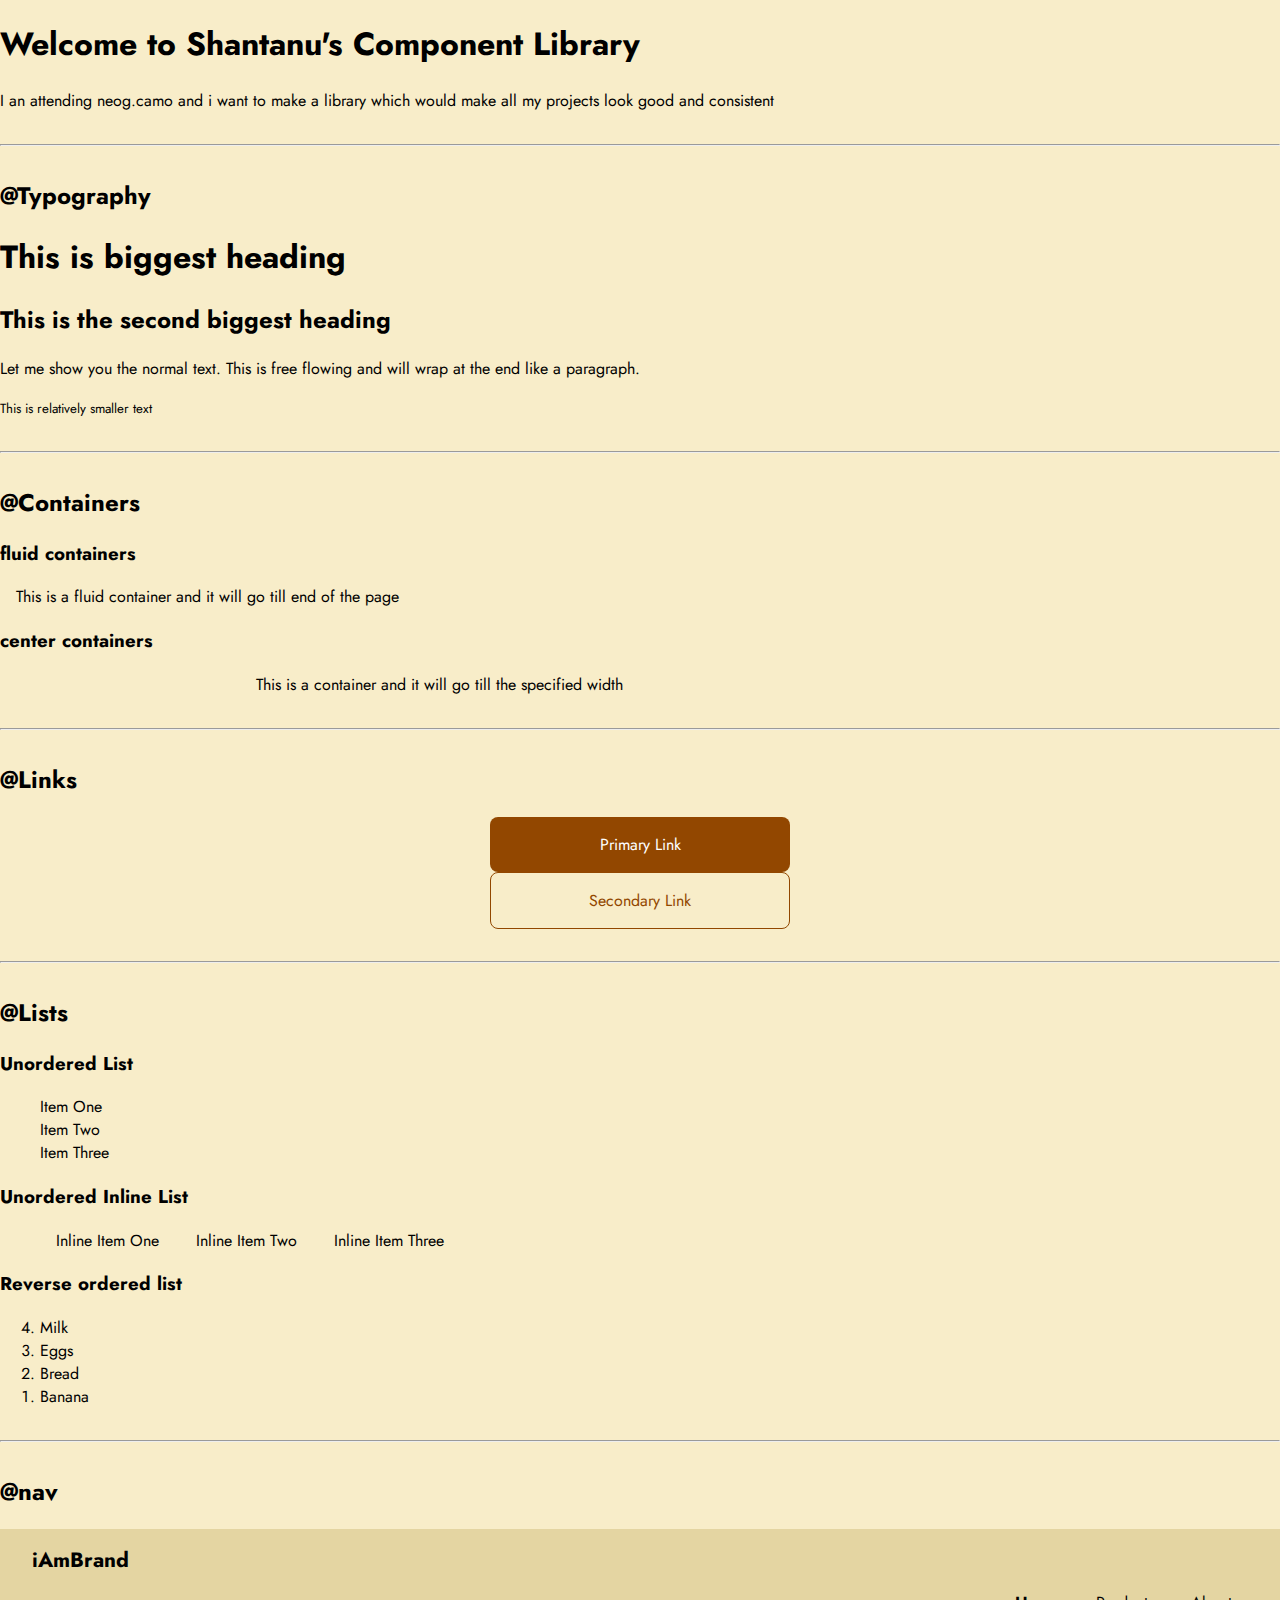
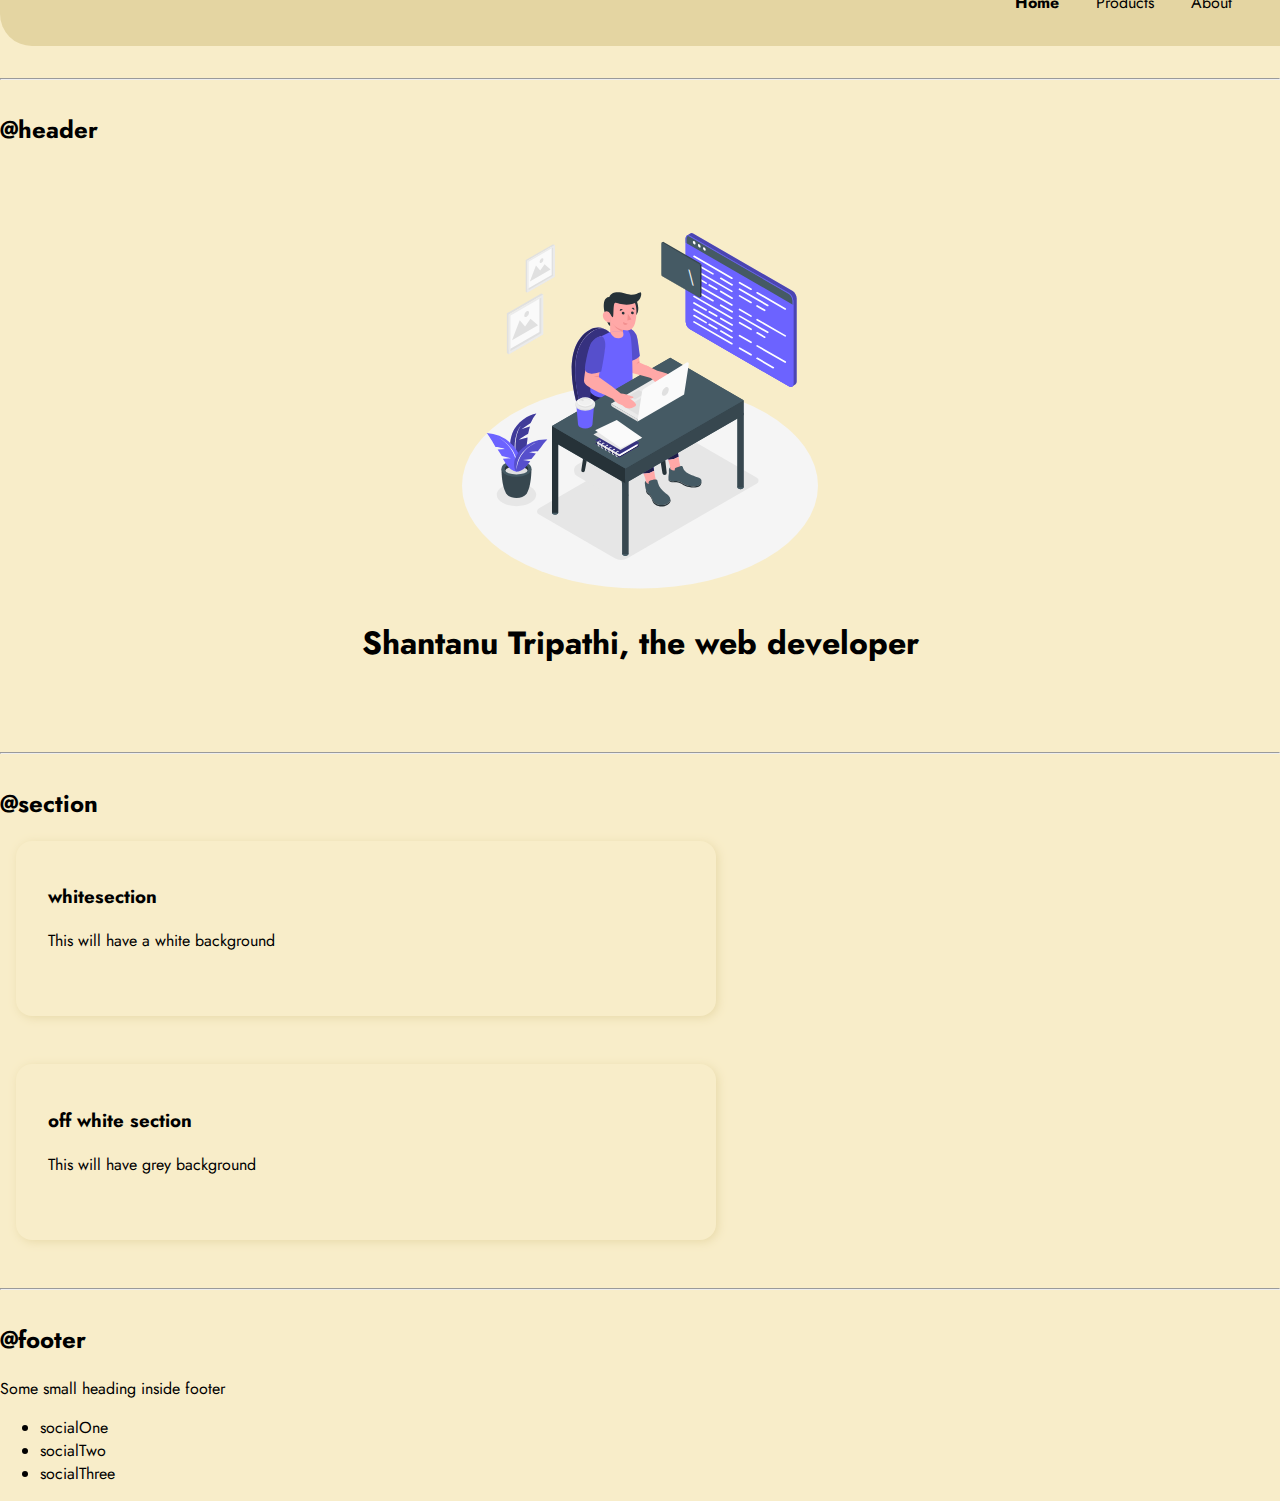
<file: index.html>
<!DOCTYPE html>
<html lang="en">
<head>
    <meta charset="UTF-8">
    <meta http-equiv="X-UA-Compatible" content="IE=edge">
    <meta name="viewport" content="width=device-width, initial-scale=1.0">
    <link rel="stylesheet" href="styles.css">
    <title>Component Library</title>
</head>
<body>
    <h1>Welcome to Shantanu's Component Library</h1>
    <p>I an attending neog.camo and i want to make a library which would make all my projects look good and consistent</p>

    <hr>

    <h2>@Typography</h2>
    
    <h1>This is biggest heading</h1>
    <h2>This is the second biggest heading</h2>
    <p>Let me show you the normal text. This is free flowing and will wrap at the end like a paragraph.</p>
    <small>This is relatively smaller text</small>

    <hr>

    <h2>@Containers</h2>

    <h3>fluid containers</h3>
    <div class="container"> This is a fluid container and it will go till end of the page</div>

    <h3>center containers</h3>
    <div class="container container-center"> This is a container and it will go till the specified width</div>

    <hr>

    <h2>@Links</h2>
    <a class="link link-primary" href="/">Primary Link</a>
    <a class="link link-secondary" href="/">Secondary Link</a>

    <hr>

    <h2>@Lists</h2>
    <h3>Unordered List</h3>
        <ul class="list-non-bullet">
            <li>Item One</li>
            <li>Item Two</li>
            <li>Item Three</li>
        </ul>

    <h3>Unordered Inline List</h3>
        <ul class="list-non-bullet">
            <li class="list-item-inline">Inline Item One</li>
            <li class="list-item-inline">Inline Item Two</li>
            <li class="list-item-inline">Inline Item Three</li>
        </ul>

    <h3>Reverse ordered list</h3>
        <ol reversed>
            <li>Milk</l>
            <li>Eggs</li>
            <li>Bread</li>
            <li>Banana</li>
        </ol>

    <hr>

    <h2>@nav</h2>
    <nav class="navigation">
            <div class="nav-brand">iAmBrand</div>
            <ul class="list-non-bullet">
                <li class="list-item-inline"><a class="link link-active" href="/">Home</a></li>
                <li class="list-item-inline"><a class="link" href="/">Products</a></li>
                <li class="list-item-inline"><a class="link" href="/">About</a></li>
            </ul>
    </nav>

    <hr>

    <h2>@header</h2>

    <header class="hero">
        <img class="hero-img" src="img/Code typing-amico.svg" alt="" srcset="">
        <h1 class="hero-heading">Shantanu Tripathi, the <span class="heading-inverted"> web developer </span></h1>    
    </header>

    <hr>
    <h2>@section</h2>
    <section>
        <h3>whitesection</h3>
        <p>This will have a white background</p>
    </section>
    <section>
        <h3>off white section</h3>
        <p>This will have grey background</p>
    </section>

    <hr>
    <h2>@footer</h2>
    <footer>
        <div>Some small heading inside footer</div>
        <ul>
            <li>socialOne</li>
            <li>socialTwo</li>
            <li>socialThree</li>
        </ul>
    </footer>
</body>
</html>
</file>
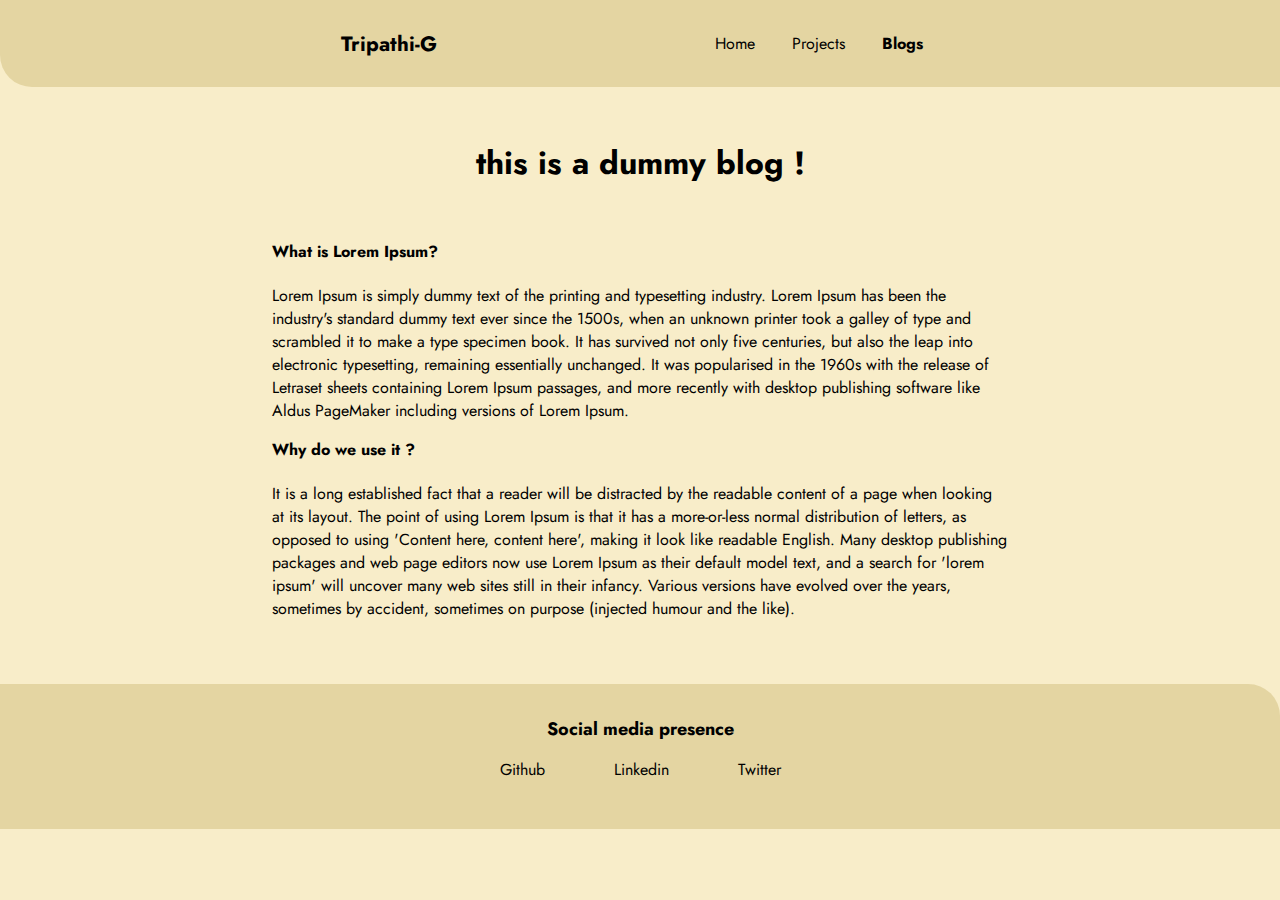
<file: dummy-blog-one.html>
<!DOCTYPE html>
<html lang="en">

<head>
    <meta charset="UTF-8">
    <meta http-equiv="X-UA-Compatible" content="IE=edge">
    <meta name="viewport" content="width=device-width, initial-scale=1.0">
    <link rel="stylesheet" href="/styles.css">
    <title>Blog One</title>
</head>

<body>
    <nav class="navigation">
        <div class="nav-center">
            <div class="nav-brand">Tripathi-G</div>
            <ul class="list-non-bullet">
                <li class="list-item-inline">
                    <a class="link" href="/">Home</a>
                </li>
                <li class="list-item-inline">
                    <a class="link" href="/projects.html">Projects</a>
                </li>
                <li class="list-item-inline">
                    <a class="link link-active" href="/blogs.html">Blogs</a>
                </li>
            </ul>
        </div>
    </nav>

    <header class="hero">
        <h1 class="hero-heading text-center">
            this is a dummy blog !
        </h1>
    </header>

    <article class="container-center">
        <h4>What is Lorem Ipsum?</h4>
        <p>
            Lorem Ipsum is simply dummy text of the printing and typesetting industry. Lorem Ipsum has been the
            industry's standard dummy text ever since the 1500s, when an unknown printer took a galley of type and
            scrambled it to make a type specimen book. It has survived not only five centuries, but also the leap into
            electronic typesetting, remaining essentially unchanged. It was popularised in the 1960s with the release of
            Letraset sheets containing Lorem Ipsum passages, and more recently with desktop publishing software like
            Aldus PageMaker including versions of Lorem Ipsum.
        </p>
        <h4>Why do we use it ?</h4>
        <p>It is a long established fact that a reader will be distracted by the readable content of a page when looking
            at its layout. The point of using Lorem Ipsum is that it has a more-or-less normal distribution of letters,
            as opposed to using 'Content here, content here', making it look like readable English. Many desktop
            publishing packages and web page editors now use Lorem Ipsum as their default model text, and a search for
            'lorem ipsum' will uncover many web sites still in their infancy. Various versions have evolved over the
            years, sometimes by accident, sometimes on purpose (injected humour and the like).</p>
    </article>

    
    <footer class="footer">
        <div class="footer-header">Social media presence</div>
        <ul class="social-links list-non-bullet">
            <li class="list-item-inline"> <a class="link" href="https://github.com/tripathi-g">Github</a></li>
            <li class="list-item-inline"> <a class="link"
                    href="https://www.linkedin.com/in/shantanu-tripathi-2b6ab51aa/">Linkedin</a></li>
            <li class="list-item-inline"> <a class="link" href="https://twitter.com/tripathi___g">Twitter</a></li>
        </ul>
    </footer>
</body>

</html>
</file>
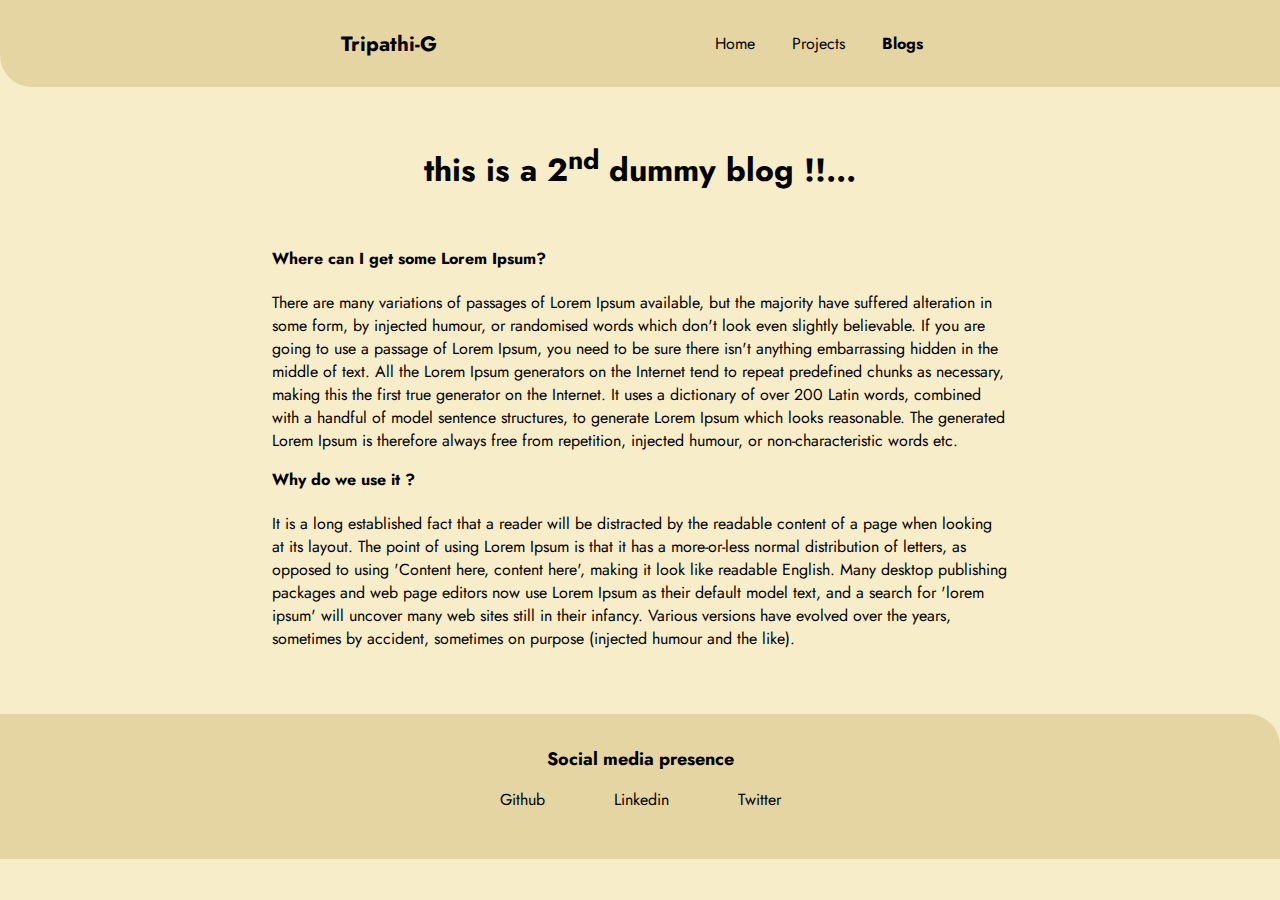
<file: dummy-blog-two.html>
<!DOCTYPE html>
<html lang="en">

<head>
    <meta charset="UTF-8">
    <meta http-equiv="X-UA-Compatible" content="IE=edge">
    <meta name="viewport" content="width=device-width, initial-scale=1.0">
    <link rel="stylesheet" href="/styles.css">
    <title>Blog Two</title>
</head>

<body>
    <nav class="navigation">
        <div class="nav-center">
            <div class="nav-brand">Tripathi-G</div>
            <ul class="list-non-bullet">
                <li class="list-item-inline">
                    <a class="link" href="/">Home</a>
                </li>
                <li class="list-item-inline">
                    <a class="link" href="/projects.html">Projects</a>
                </li>
                <li class="list-item-inline">
                    <a class="link link-active" href="/blogs.html">Blogs</a>
                </li>
            </ul>
        </div>
    </nav>

    <header class="hero">
        <h1 class="hero-heading text-center">
            this is a 2<sup>nd</sup> dummy blog !!...
        </h1>
    </header>

    <article class="container-center">
        <h4>Where can I get some Lorem Ipsum?</h4>
        <p>
            There are many variations of passages of Lorem Ipsum available, but the majority have suffered alteration in some form, by injected humour, or randomised words which don't look even slightly believable. If you are going to use a passage of Lorem Ipsum, you need to be sure there isn't anything embarrassing hidden in the middle of text. All the Lorem Ipsum generators on the Internet tend to repeat predefined chunks as necessary, making this the first true generator on the Internet. It uses a dictionary of over 200 Latin words, combined with a handful of model sentence structures, to generate Lorem Ipsum which looks reasonable. The generated Lorem Ipsum is therefore always free from repetition, injected humour, or non-characteristic words etc.
        </p>
        <h4>Why do we use it ?</h4>
        <p>It is a long established fact that a reader will be distracted by the readable content of a page when looking
            at its layout. The point of using Lorem Ipsum is that it has a more-or-less normal distribution of letters,
            as opposed to using 'Content here, content here', making it look like readable English. Many desktop
            publishing packages and web page editors now use Lorem Ipsum as their default model text, and a search for
            'lorem ipsum' will uncover many web sites still in their infancy. Various versions have evolved over the
            years, sometimes by accident, sometimes on purpose (injected humour and the like).</p>
    </article>

    
    <footer class="footer">
        <div class="footer-header">Social media presence</div>
        <ul class="social-links list-non-bullet">
            <li class="list-item-inline"> <a class="link" href="https://github.com/tripathi-g">Github</a></li>
            <li class="list-item-inline"> <a class="link"
                    href="https://www.linkedin.com/in/shantanu-tripathi-2b6ab51aa/">Linkedin</a></li>
            <li class="list-item-inline"> <a class="link" href="https://twitter.com/tripathi___g">Twitter</a></li>
        </ul>
    </footer>
</body>

</html>
</file>
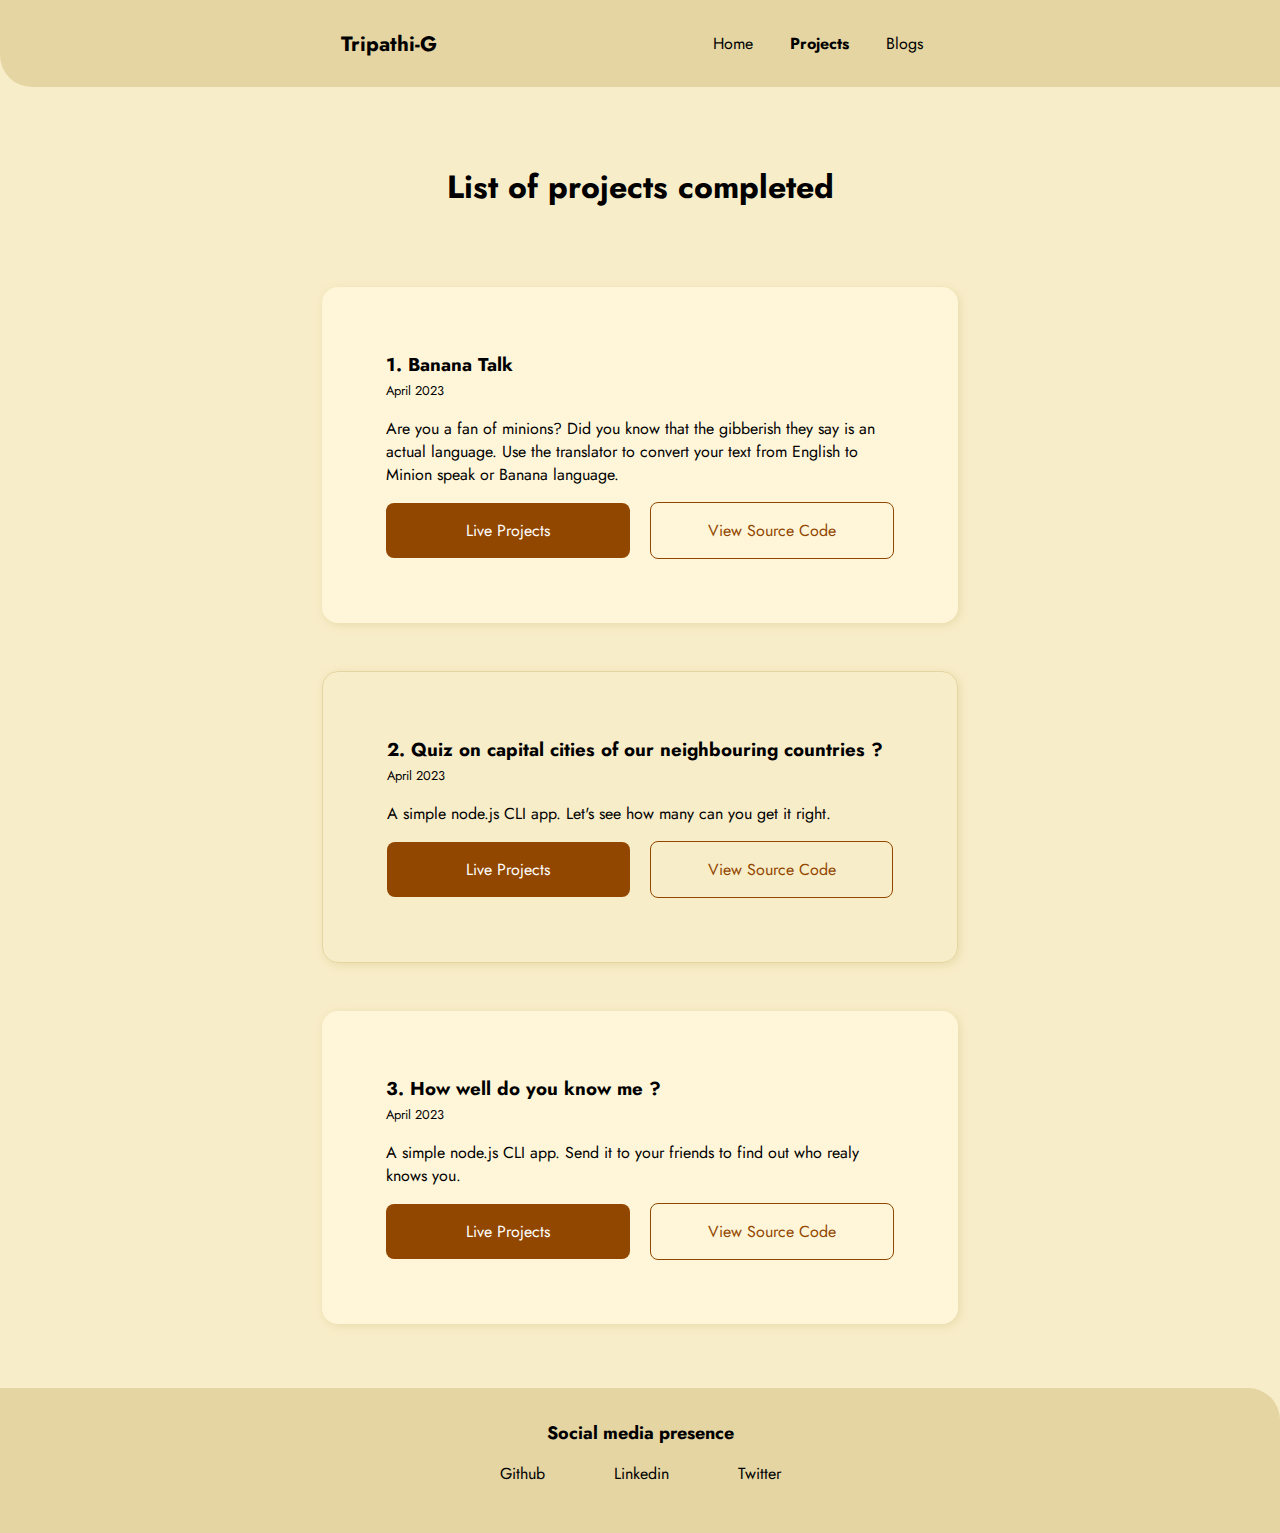
<file: projects.html>
<!DOCTYPE html>
<html lang="en">

<head>
    <meta charset="UTF-8">
    <meta http-equiv="X-UA-Compatible" content="IE=edge">
    <meta name="viewport" content="width=device-width, initial-scale=1.0">
    <title>Projects | Shantanu Tripathi</title>
    <link rel="stylesheet" href="/styles.css">
</head>

<body>
    <nav class="navigation">
        <div class="nav-center">
            <div class="nav-brand">Tripathi-G</div>
            <ul class="list-non-bullet">
                <li class="list-item-inline">
                    <a class="link" href="/">Home</a>
                </li>
                <li class="list-item-inline">
                    <a class="link link-active" href="/projects.html">Projects</a>
                </li>
                <li class="list-item-inline">
                    <a class="link" href="/blogs.html">Blogs</a>
                </li>
            </ul>
        </div>
    </nav>

    <header class="projects">
        <h1 class="text-center">
            List of projects completed
        </h1>
    </header>

    <section class="section-project">
        <ul class="project-list">

            <li class="list-item-project list-ow">
                <h3 class="project-name">1. Banana Talk </h3>
                <span class="project-date">April 2023</span>
                <p class="project-desc">Are you a fan of minions? Did you know that the gibberish they say is an actual language. Use the translator to convert your text from English to Minion speak or Banana language.</p>
                <div class="btn-group">
                    <a class="link link-primary" href="/">Live Projects</a>
                    <a class="link link-secondary" href="/">View Source Code</a>
                </div>
            </li>

            <li class="list-item-project list-br">
                <h3 class="project-name">2. Quiz on capital cities of our neighbouring countries ? </h3>
                <span class="project-date">April 2023</span>
                <p class="project-desc">A simple node.js CLI app. Let's see how many can you get it right. </p>
                <div class="btn-group">
                    <a class="link link-primary" href="/">Live Projects</a>
                    <a class="link link-secondary" href="/">View Source Code</a>
                </div>
            </li>

            <li class="list-item-project list-ow">
                <h3 class="project-name">3. How well do you know me ? </h3>
                <span class="project-date">April 2023</span>
                <p class="project-desc">A simple node.js CLI app. Send it to your friends to find out who realy knows you. </p>
                <div class="btn-group">
                    <a class="link link-primary" href="/">Live Projects</a>
                    <a class="link link-secondary" href="/">View Source Code</a>
                </div>
            </li>
        </ul>
    </section>

    <footer class="footer">
        <div class="footer-header">Social media presence</div>
        <ul class="social-links list-non-bullet">
            <li class="list-item-inline"> <a class="link" href="https://github.com/shantanu61000">Github</a></li>
            <li class="list-item-inline"> <a class="link"
                    href="https://www.linkedin.com/in/shantanu-tripathi-2b6ab51aa/">Linkedin</a></li>
            <li class="list-item-inline"> <a class="link" href="https://twitter.com/tripathi___g">Twitter</a></li>
        </ul>
    </footer>

</body>

</html>
</file>
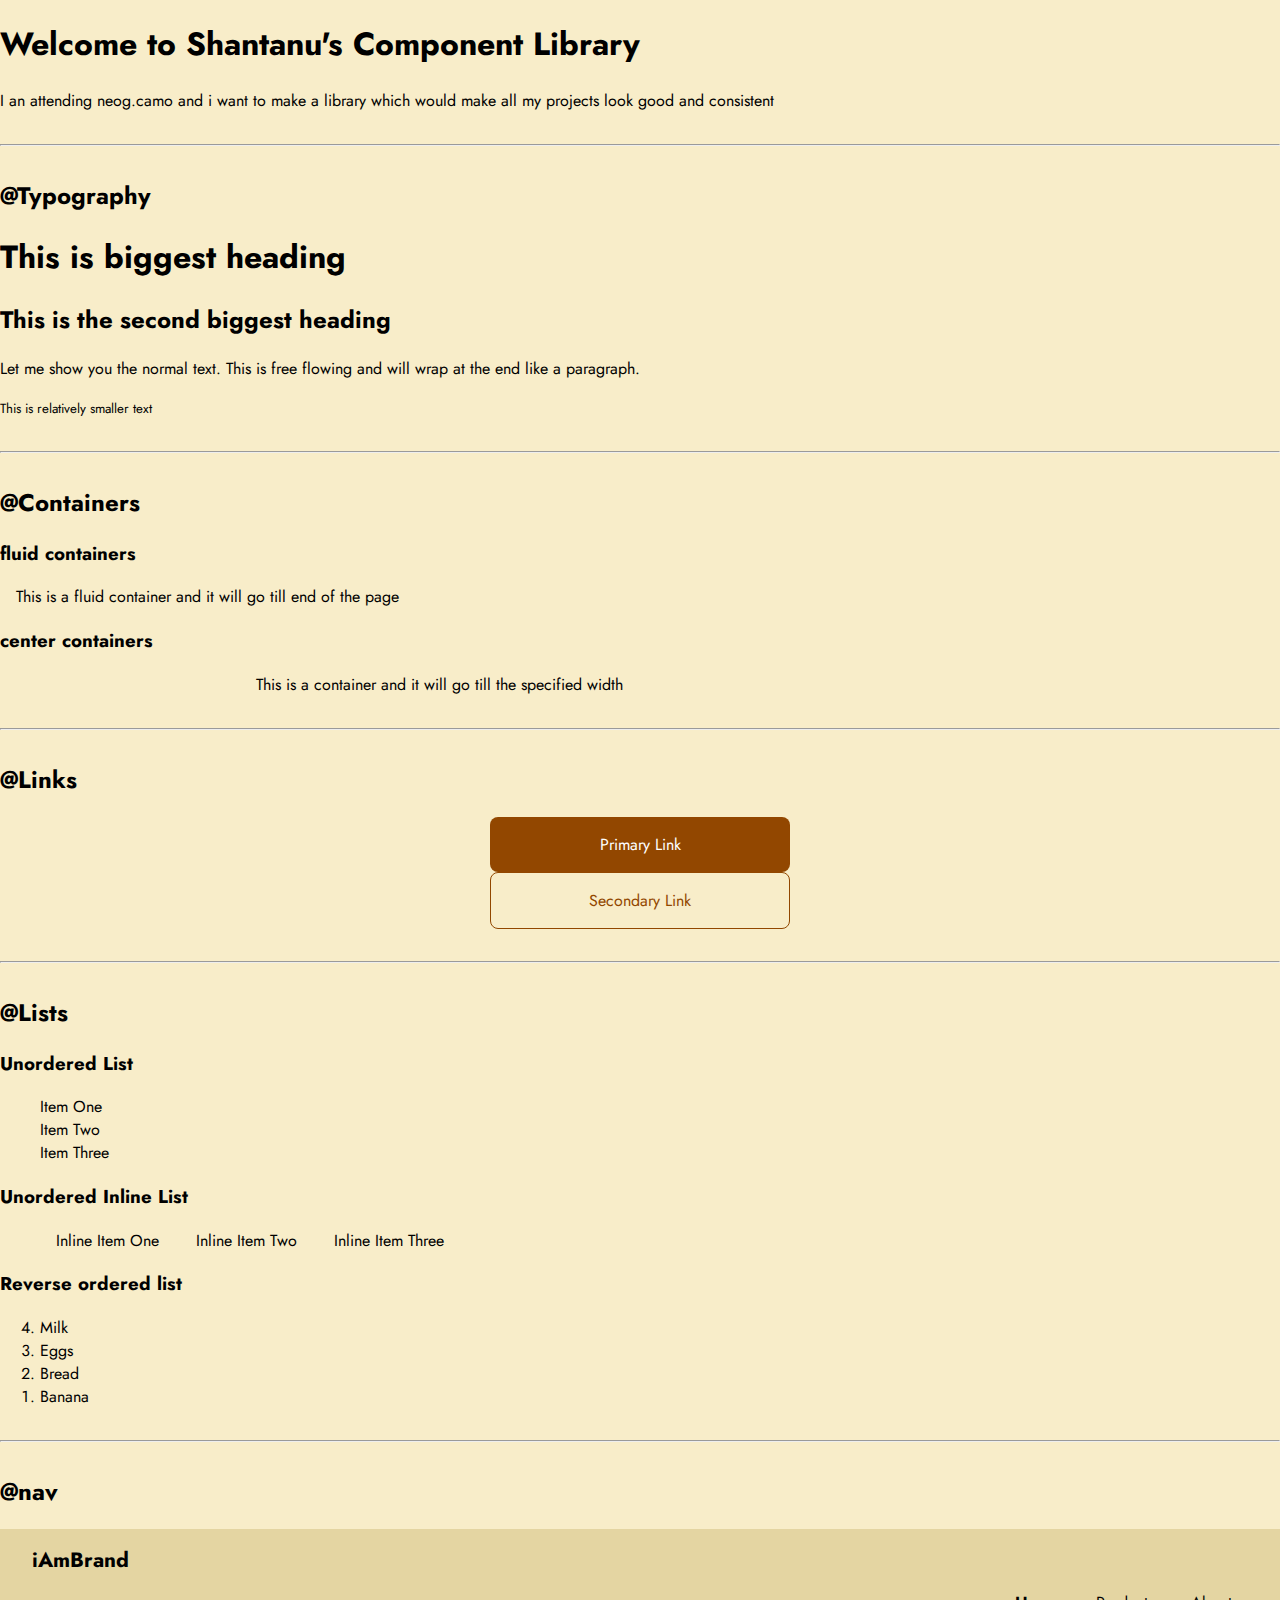
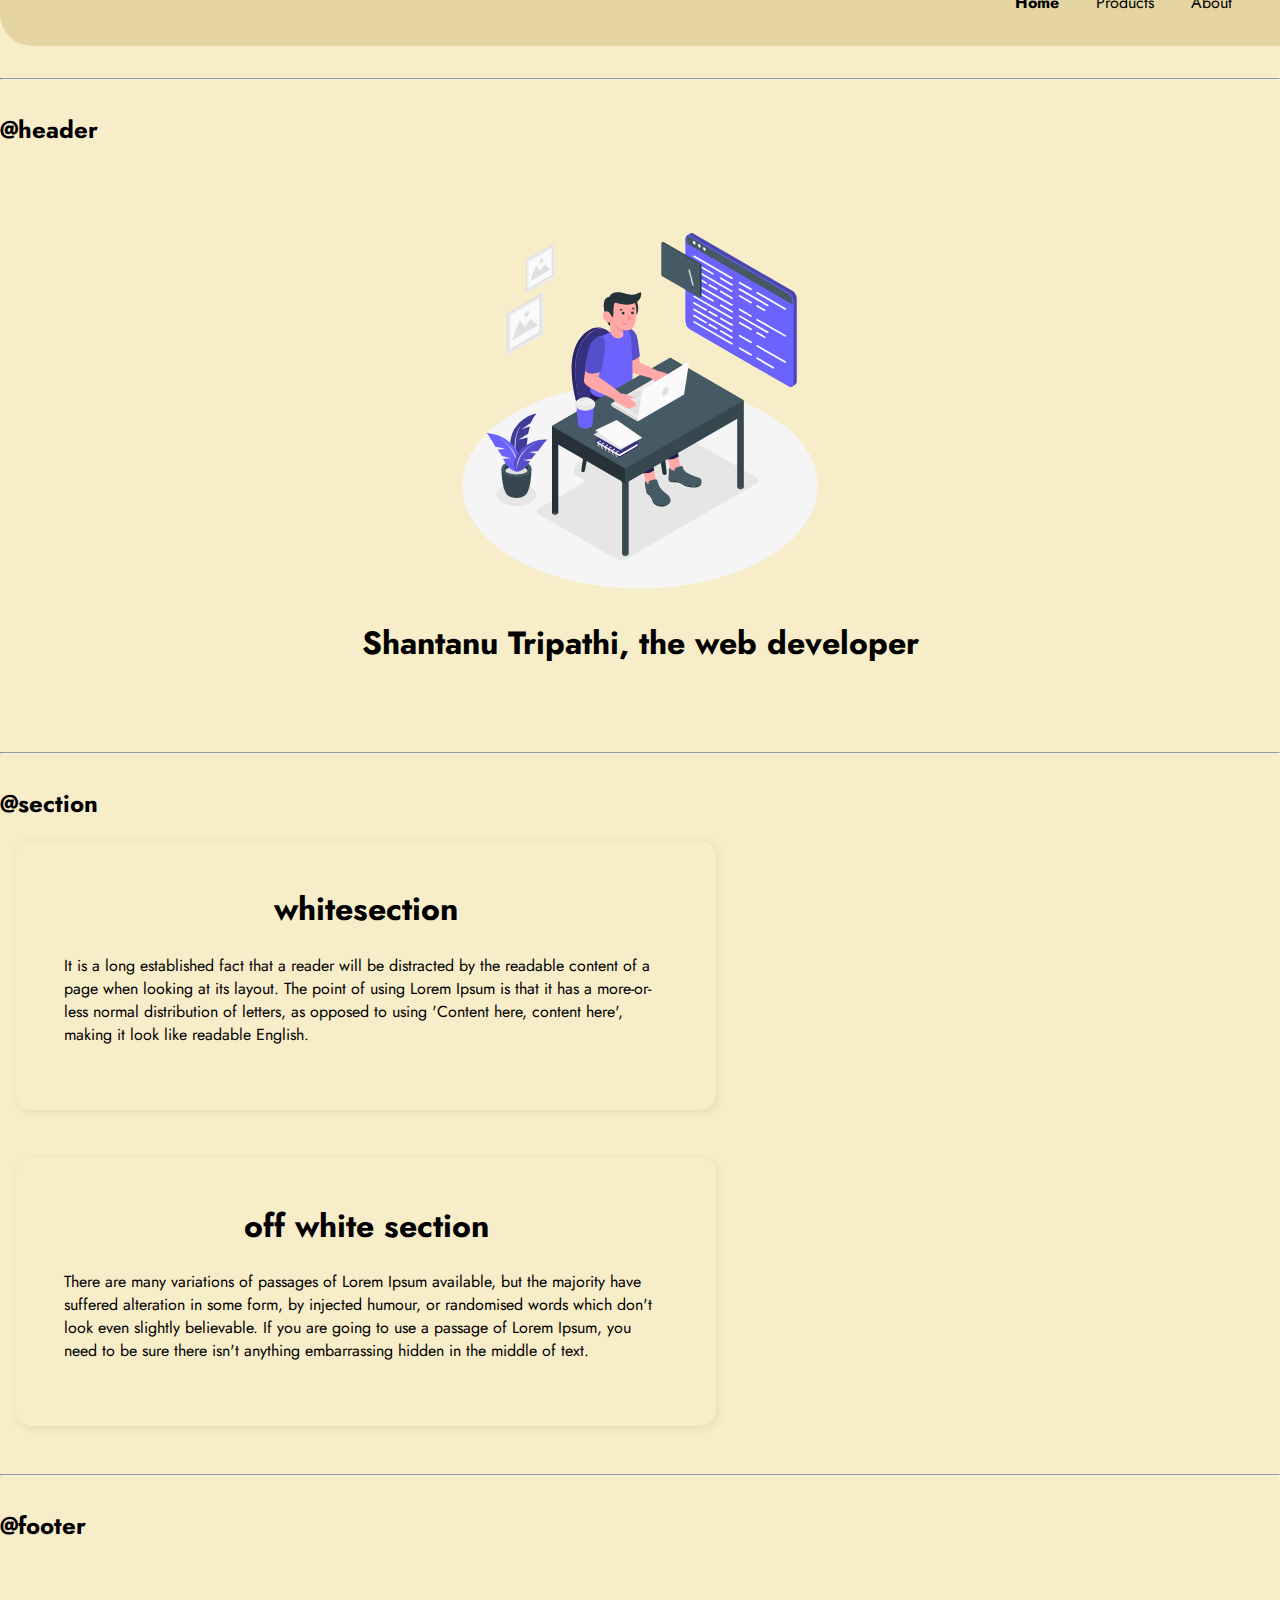
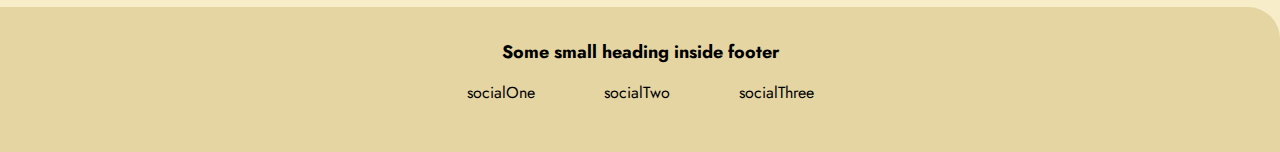
<file: lib/components.html>
<!DOCTYPE html>
<html lang="en">
<head>
    <meta charset="UTF-8">
    <meta http-equiv="X-UA-Compatible" content="IE=edge">
    <meta name="viewport" content="width=device-width, initial-scale=1.0">
    <link rel="stylesheet" href="/styles.css">
    <title>Component Library</title>
</head>
<body>
    <h1>Welcome to Shantanu's Component Library</h1>
    <p>I an attending neog.camo and i want to make a library which would make all my projects look good and consistent</p>

    <hr>

    <h2>@Typography</h2>
    
    <h1>This is biggest heading</h1>
    <h2>This is the second biggest heading</h2>
    <p>Let me show you the normal text. This is free flowing and will wrap at the end like a paragraph.</p>
    <small>This is relatively smaller text</small>

    <hr>

    <h2>@Containers</h2>

    <h3>fluid containers</h3>
    <div class="container"> This is a fluid container and it will go till end of the page</div>

    <h3>center containers</h3>
    <div class="container container-center"> This is a container and it will go till the specified width</div>

    <hr>

    <h2>@Links</h2>
    <a class="link link-primary" href="/">Primary Link</a>
    <a class="link link-secondary" href="/">Secondary Link</a>

    <hr>

    <h2>@Lists</h2>
    <h3>Unordered List</h3>
        <ul class="list-non-bullet">
            <li>Item One</li>
            <li>Item Two</li>
            <li>Item Three</li>
        </ul>

    <h3>Unordered Inline List</h3>
        <ul class="list-non-bullet">
            <li class="list-item-inline">Inline Item One</li>
            <li class="list-item-inline">Inline Item Two</li>
            <li class="list-item-inline">Inline Item Three</li>
        </ul>

    <h3>Reverse ordered list</h3>
        <ol reversed>
            <li>Milk</l>
            <li>Eggs</li>
            <li>Bread</li>
            <li>Banana</li>
        </ol>

    <hr>

    <h2>@nav</h2>
    <nav class="navigation">
            <div class="nav-brand">iAmBrand</div>
            <ul class="list-non-bullet">
                <li class="list-item-inline"><a class="link link-active" href="/">Home</a></li>
                <li class="list-item-inline"><a class="link" href="/">Products</a></li>
                <li class="list-item-inline"><a class="link" href="/">About</a></li>
            </ul>
    </nav>

    <hr>

    <h2>@header</h2>

    <header class="hero">
        <img class="hero-img" src="/img/Code typing-amico.svg" alt="" srcset="">
        <h1 class="hero-heading">Shantanu Tripathi, the <span class="heading-inverted"> web developer </span></h1>    
    </header>

    <hr>
    <h2>@section</h2>
    <section class="section">
        <div class="container container-center">
            <h1>whitesection</h1>
            <p>It is a long established fact that a reader will be distracted by the readable content of a page when looking at its layout. The point of using Lorem Ipsum is that it has a more-or-less normal distribution of letters, as opposed to using 'Content here, content here', making it look like readable English.</p>
        </div>
    </section>
    <section class="section ow">
        <div class="container container-center">
            <h1>off white section</h1>
            <p>There are many variations of passages of Lorem Ipsum available, but the majority have suffered alteration in some form, by injected humour, or randomised words which don't look even slightly believable. If you are going to use a passage of Lorem Ipsum, you need to be sure there isn't anything embarrassing hidden in the middle of text.</p>
        </div>
        
    </section>

    <hr>
    <h2>@footer</h2>
    <footer class="footer">
        <div class="footer-header">Some small heading inside footer</div>
        <ul class="social-links list-non-bullet">
            <li class="list-item-inline"> <a class="link" href="/">socialOne</a></li>
            <li class="list-item-inline"> <a class="link" href="/">socialTwo</a></li>
            <li class="list-item-inline"> <a class="link" href="/">socialThree</a></li>
        </ul>
    </footer>
</body>
</html>
</file>
<file: styles.css>
@import url('https://fonts.googleapis.com/css2?family=Jost:ital,wght@0,100;0,200;0,300;0,400;0,500;0,600;0,700;0,800;0,900;1,100;1,200;1,300;1,400;1,500;1,600;1,700;1,800;1,900&display=swap');

* {
    box-sizing: border-box;
}

:root {
    --bg-color: #F8EDC9;
    --bg-color-light: #FFF6D9;
    --bg-color-dark: #E8DAAA;
    --bg-color-darker: #e4d5a2;
    --accent-color: #924700;
    --accent-color-light: #c98240;
    --text-color: #000000;
    --text-light: #393944;
}

body {
    background-color: var(--bg-color);
    font-family: 'Jost', sans-serif;
    margin: 0px;
}

hr {
    margin: 2rem 0rem;
}

/* containers */

.container {
    padding-left: 1rem;
    padding-right: 1rem;
}

.container-center {
    max-width: 800px;
    margin: auto;
}


/* links */

.link {
    text-decoration: none;
    padding: 0.5rem 1rem;
}

.link-primary {
    background-color: var(--accent-color);
    border-radius: 0.5rem;
    color: white;
    text-align: center;
    margin: 0px auto;
    display: block;
    width: 100%;
    max-width: 300px;
    padding: 1rem;
}

.link-secondary {
    color: var(--accent-color);
    border-radius: 0.5rem;
    border: 1px solid var(--accent-color);
    text-align: center;
    display: block;
    margin: 0px auto;
    width: 100%;
    max-width: 300px;
    padding: 1rem;
}

/* lists */

.list-non-bullet {
    list-style: none;
}

.list-item-inline {
    display: inline;
    padding: 0rem 1rem;
}

/* navigation */
.navigation {
    background-color: var(--bg-color-darker);
    padding: 1rem 2rem;
    border-bottom-left-radius: 2rem;
}

.nav-center {
    max-width: 800px;
    margin: auto;
    display: flex;
    align-items: center;
    justify-content: space-around;
    flex-wrap: wrap;
}

.nav-center .list-non-bullet {}

.navigation .nav-brand {
    font-weight: bold;
    font-size: 1.3rem;
}

.navigation .list-non-bullet {
    text-align: center;
    padding: 0px;
    min-width: 300px;
    max-width: 100%;
}

.navigation .link {
    color: var(--text-color);
    text-align: center;
    padding: 0px;
}

.navigation .link-active {
    font-weight: bold;
}

/* header */

.hero {
    padding: 2rem;
}

.hero span.text-center {
    text-align: center;
    padding-top: 1rem;
    display: block;
}

.hero .hero-img {
    width: 90%;
    max-width: 400px;
    display: block;
    margin: auto;
}

.hero .hero-heading {
    text-align: center;
}

.hero .heading-inverted {
    color: var(--primary-color);
}

.hero .my-projects {
    max-width: 60%;
}

.hero .text-primary {
    color: var(--accent-color);
}

/* section */
section {
    padding: 1.5rem 2rem 3rem 2rem;
    max-width: 700px;
    margin: 0px 1rem;
    border-radius: 1rem;
    box-shadow: 2px 2px 10px var(--bg-color-dark);
    margin-bottom: 3rem;
}

section h1 {
    text-align: center;
}


.section-ow {
    background-color: var(--bg-color-light);
}

.section-br{
    border: 1px solid var(--bg-color-darker);
}

/* footer */

.footer {
    background-color: var(--bg-color-darker);
    padding: 2rem 1rem;
    text-align: center;
    color: var(--text-color);
    border-top-right-radius: 2rem;
    margin-top: 4rem;
}

.footer .footer-header {
    font-weight: bold;
    font-size: large;
}

.footer .link {
    color: var(--text-color);
}


.footer ul {
    padding-inline-start: 0px;
}

@media screen and (min-width:460px) {
    .navigation .list-non-bullet {
        text-align: right;
    }

    .navigation .link {
        text-align: right;
    }
}



/* Project Page */

header.projects {
    height: 200px;
    margin: 0rem 2rem;
    padding: 0px;
    display: flex;
    justify-content: center;
    align-items: center;
}

.projects .text-center {
    text-align: center;
}

.section-project {
    padding: 0px;
    margin: 0px auto;
    box-shadow: none;
}

.project-list {
    margin: 0px;
    padding: 0px;
}

.list-item-project {
    padding: 2.5rem;
    list-style: none;
    margin: 0px 2rem 3rem 2rem;
    border-radius: 1rem;
    box-shadow: 2px 2px 10px var(--bg-color-dark);
}

.list-ow {
    background: var(--bg-color-light);
}

.list-br {
    border: 1px solid var(--bg-color-darker);
}

.list-item-project h3 {
    margin: 0px;
}

.list-item-project .project-date {
    font-size: 0.8rem;

}

.list-item-project .link-primary {
    margin-bottom: 1rem;
}

.list-item-project .link-secondary {
    margin-bottom: 1rem;
}

@media screen and (min-width:600px) {
    
    .list-item-project{
        padding: 4rem;
    }
    
    .btn-group {
        display: flex;
        align-items: center;
        justify-content: space-between;
    }

    .list-item-project .link-primary {
        display: inline-block;
        width: 48%;
        margin: 0px;

    }

    .list-item-project .link-secondary {
        display: inline-block;
        width: 48%;
        margin: 0px;
    }

}


/* blog main page */
.blogs{
    padding: 0 2rem;
  
}
.section-blog{
    margin:0 auto 3rem auto;
    
}
.text-center {
    text-align: center;
}


article.container-center{
    padding: 0px 2rem;
}


article h4{
    margin-top: 0px;
}
</file>
